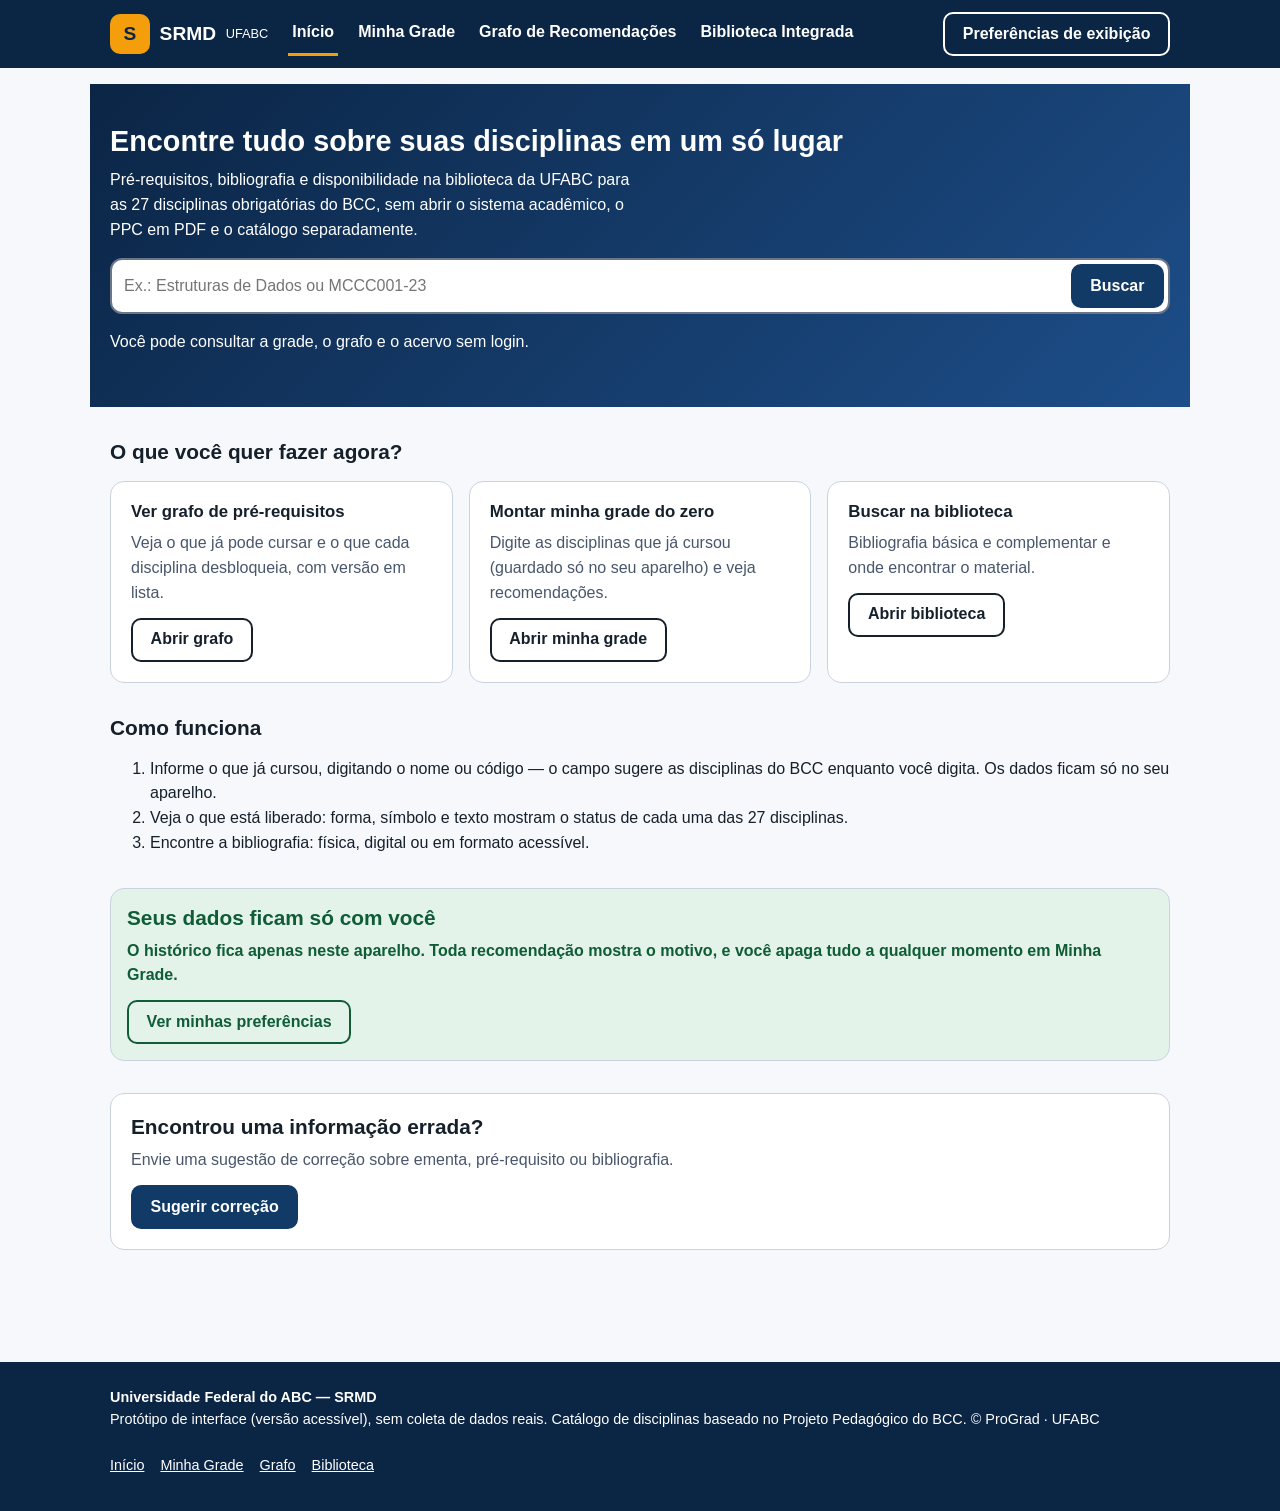
<file: index.html>
<!DOCTYPE html>
<html lang="pt-BR">
<head>
<meta charset="UTF-8">
<meta name="viewport" content="width=device-width, initial-scale=1, viewport-fit=cover">
<title>SRMD — Versão acessível | UFABC</title>
<link rel="stylesheet" href="css/style.css">
</head>
<body>
<!-- VLibras (vlibras.gov.br): tradução do conteúdo para Libras, avatar 3D.
     Único recurso da página que precisa de internet (carrega do governo). -->
<div vw class="enabled"><div vw-access-button class="active"></div><div vw-plugin-wrapper><div class="vw-plugin-top-wrapper"></div></div></div>
<a class="skip" href="#main">Pular para o conteúdo principal</a>
<div id="status" class="sr" role="status" aria-live="polite"></div>
<header>
 <div class="w">
  <div class="top">
   <a class="brand" href="#inicio"><span class="logo" aria-hidden="true">S</span>SRMD <span style="font-weight:400;font-size:.8rem">UFABC</span></a>
   <nav id="nav" aria-label="Navegação principal"><ul data-kbgroup="h">
    <li><a href="#inicio" data-kbitem>Início</a></li><li><a href="#grade" data-kbitem>Minha Grade</a></li><li><a href="#grafo" data-kbitem>Grafo de Recomendações</a></li><li><a href="#biblioteca" data-kbitem>Biblioteca Integrada</a></li></ul></nav>
   <div class="sp">
    <button class="btn s" id="pbtn" aria-expanded="false" aria-controls="panel">Preferências de exibição</button>
    <button class="btn s" id="nbtn" aria-expanded="false" aria-controls="nav">Menu</button>
   </div>
  </div>
 </div>
</header>
<div class="w" style="margin-top:1rem">
 <section id="panel" hidden aria-label="Preferências de exibição">
  <h2>Preferências de exibição</h2>
  <p class="mu">Ficam guardadas só neste aparelho.</p>
  <div class="pg" id="pg"></div>
  <div class="row" data-kbgroup="h">
   <button class="btn sm" data-a="read" data-kbitem>Ler esta página em voz alta</button>
   <button class="btn s sm" data-a="pause" id="pz" data-kbitem>Pausar leitura</button>
   <button class="btn s sm" data-a="stop" data-kbitem>Parar leitura</button>
   <button class="btn s sm" data-a="reset" data-kbitem>Restaurar padrões</button>
  </div>
 </section>
</div>
<main id="main" tabindex="-1"><div class="w" id="v"></div></main>
<footer><div class="w">
 <p><strong>Universidade Federal do ABC — SRMD</strong><br>Protótipo de interface (versão acessível), sem coleta de dados reais. Catálogo de disciplinas baseado no Projeto Pedagógico do BCC. © ProGrad · UFABC</p>
 <a href="#inicio">Início</a><a href="#grade">Minha Grade</a><a href="#grafo">Grafo</a><a href="#biblioteca">Biblioteca</a>
</div></footer>
<script src="js/script.js"></script>
<script src="https://vlibras.gov.br/app/vlibras-plugin.js"></script>
<script>new window.VLibras.Widget("https://vlibras.gov.br/app");</script>
</body>
</html>
</file>
<file: css/style.css>
:root{--bg:#f6f8fb;--fg:#16202b;--mu:#49566b;--card:#fff;--bd:#6b7789;--ln:#c9d3e0;--pri:#123a66;--pf:#fff;--hdr:#0b2545;--ok:#0f5c37;--okb:#e3f3ea;--wn:#6b4300;--wb:#fff4e0;--f1:#000;--f2:#fff;--fw:3px;--fh:6px;--fs:1;color-scheme:light;
box-sizing:border-box;padding-top:env(safe-area-inset-top,0px);padding-bottom:env(safe-area-inset-bottom,0px)}
html[data-t=dark]{--bg:#0f1722;--fg:#eef2f7;--mu:#b4c0d0;--card:#1a2433;--bd:#8fa0b6;--ln:#34445c;--pri:#8ec0ff;--pf:#06223f;--hdr:#08101b;--ok:#7ddba3;--okb:#14301f;--wn:#ffd28a;--wb:#3a2a0a;--f1:#fff;--f2:#000;color-scheme:dark}
html[data-t=hc]{--bg:#fff;--fg:#000;--mu:#000;--card:#fff;--bd:#000;--ln:#000;--pri:#0000b3;--pf:#fff;--hdr:#000;--ok:#004d00;--okb:#fff;--wn:#000;--wb:#fff}
html[data-t=soft]{--bg:#e9e4d8;--fg:#22252b;--mu:#4a4f58;--card:#f1ede2;--bd:#6f6a5d;--ln:#bdb6a4;--pri:#1d3f6e;--pf:#f1ede2;--hdr:#1c2a3d;--ok:#1e5a38;--okb:#dfe8d6;--wn:#5e3c00;--wb:#efe2c4}
html[data-focus=thick]{--fw:6px;--fh:10px}
html{font-size:calc(100% * var(--fs));scroll-behavior:smooth}
html[data-m=off],html[data-m=off] *{scroll-behavior:auto!important;transition:none!important;animation:none!important}
*,*::before,*::after{box-sizing:border-box}
body{margin:0;font-family:"Segoe UI",Roboto,Arial,sans-serif;background:var(--bg);color:var(--fg);line-height:1.55}
html[data-font=verdana] body{font-family:Verdana,Geneva,sans-serif}
html[data-font=serif] body{font-family:Georgia,"Times New Roman",serif}
html[data-bold=on] body{font-weight:700}
html[data-sp=on] body{line-height:1.9;letter-spacing:.12em;word-spacing:.16em}
html[data-sp=on] p{margin-bottom:2em}
h1,h2,h3{line-height:1.25;margin:0 0 .5rem}h1{font-size:1.8rem}h2{font-size:1.3rem}h3{font-size:1.05rem}
p{margin:0 0 .75rem}.mu{color:var(--mu)}.sr{position:absolute;width:1px;height:1px;overflow:hidden;clip:rect(0,0,0,0);white-space:nowrap}
a{color:inherit}
:focus-visible,.sf:focus-within{outline:var(--fw) solid var(--f1);outline-offset:2px;box-shadow:0 0 0 var(--fh) var(--f2)}
.sf input:focus-visible{outline:none;box-shadow:none}
.skip{position:absolute;left:-9999px;top:0;background:var(--hdr);color:#fff;padding:.75rem 1rem;z-index:50}.skip:focus{left:0}
.w{max-width:1100px;margin:0 auto;padding:0 1.25rem}
header{background:var(--hdr);color:#fff}
.top{display:flex;flex-wrap:wrap;align-items:center;gap:.75rem 1.25rem;padding:.75rem 0}
.brand{font-weight:800;font-size:1.2rem;text-decoration:none;display:flex;align-items:center;gap:.6rem;min-height:44px}
.logo{background:#f59e0b;color:#0b2545;width:40px;height:40px;border-radius:10px;display:grid;place-items:center}
#nav ul{display:flex;gap:1rem;list-style:none;margin:0;padding:0}
#nav a{display:flex;align-items:center;min-height:44px;padding:0 .25rem;text-decoration:none;font-weight:600;border-bottom:3px solid transparent}
#nav a[aria-current=page]{border-bottom-color:#f59e0b}
.sp{margin-left:auto;display:flex;gap:.5rem;flex-wrap:wrap}
#nbtn{display:none}
@media(max-width:900px){#nbtn{display:inline-flex}#nav{display:none;width:100%}#nav.open{display:block}#nav ul{flex-direction:column;gap:0}}
button,select,input[type=text],input[type=search]{font:inherit;color:inherit}
button{cursor:pointer}
.btn,button.c,select,.sf{min-height:44px}
.btn{display:inline-flex;align-items:center;justify-content:center;gap:.4rem;padding:0 1.1rem;border-radius:10px;border:2px solid var(--pri);background:var(--pri);color:var(--pf);font-weight:700;text-decoration:none}
.btn.s{background:transparent;color:inherit;border-color:currentColor}
header .btn.s{color:#fff}
.btn.sm{padding:0 .8rem}
.btn[aria-pressed=true]{background:var(--fg);color:var(--bg);border-color:var(--fg)}
html[data-big=on] .btn,html[data-big=on] select,html[data-big=on] .sf,html[data-big=on] #nav a,html[data-big=on] .x{min-height:56px}
#panel{background:var(--card);color:var(--fg);border:2px solid var(--bd);border-radius:12px;padding:1rem;margin-bottom:1rem}
.pg{display:grid;grid-template-columns:repeat(auto-fit,minmax(200px,1fr));gap:.75rem 1rem}
.pg label{display:flex;flex-direction:column;gap:.25rem;font-weight:600;font-size:.9rem}
.pg label.k{flex-direction:row;align-items:center;gap:.6rem;min-height:44px}
.pg input[type=checkbox]{width:24px;height:24px}
select,.sf input{background:var(--card);border:2px solid var(--bd);border-radius:8px;padding:0 .5rem}
.row{display:flex;gap:.5rem;flex-wrap:wrap;align-items:center;margin-top:.75rem}
main{padding:1.5rem 0 3rem}main:focus,h1:focus{outline:none}
.hero{background:linear-gradient(135deg,var(--hdr),#1d4e89);color:#fff;padding:2.5rem 0}
html[data-t=hc] .hero{background:#000}
.hero p{color:#fff;max-width:60ch}
.sf{display:flex;align-items:center;background:var(--card);color:var(--fg);border-radius:12px;border:2px solid var(--bd);padding:.25rem;gap:.5rem;margin:1rem 0;flex-wrap:wrap}
.sf input{flex:1 1 220px;min-height:44px;border:none}
.card{background:var(--card);border:1px solid var(--ln);border-radius:14px;padding:1.25rem}
html[data-t=hc] .card,html[data-t=hc] .nd,html[data-t=hc] .bar{border:2px solid #000}
.g3{display:grid;grid-template-columns:repeat(auto-fit,minmax(240px,1fr));gap:1rem;margin:1rem 0}
.sec{margin:2rem 0}
.bar{background:var(--okb);color:var(--ok);border:1px solid var(--ln);border-radius:14px;padding:1rem;font-weight:600}
.tag{display:inline-block;padding:.15rem .7rem;border-radius:99px;font-size:.8rem;font-weight:700;background:var(--okb);color:var(--ok);border:1px solid var(--ok)}
.why{background:var(--wb);color:var(--wn);border-radius:10px;padding:.6rem .8rem;font-size:.9rem;margin:.6rem 0}
.cols{display:grid;grid-template-columns:repeat(4,minmax(190px,1fr));gap:1rem;min-width:780px}
.sc{overflow-x:auto}.cols ul,.lst{list-style:none;margin:0;padding:0;display:flex;flex-direction:column;gap:.6rem}
.nd{display:flex;gap:.6rem;align-items:center;border:2px solid var(--bd);border-radius:10px;padding:.6rem;background:var(--card);min-height:60px;text-decoration:none}
.nd small{display:block;color:var(--mu)}.nd em{display:block;font-style:normal;font-weight:700}
.nd.foco{border-width:4px;min-height:84px}
a.nd{cursor:pointer}a.nd:hover{border-color:var(--pri)}
.sh{font-size:1.6rem;width:2rem;text-align:center}.nd.l .sh{color:var(--ok)}
.chips{list-style:none;padding:0;display:flex;flex-wrap:wrap;gap:.5rem;margin:1rem 0}
.chips li{display:inline-flex;align-items:center;gap:.4rem;background:var(--okb);color:var(--fg);border:1px solid var(--bd);border-radius:99px;padding:.25rem .3rem .25rem .8rem}
.x{min-width:44px;min-height:44px;border-radius:50%;border:none;background:transparent;font-weight:800}
.two{display:grid;grid-template-columns:repeat(auto-fit,minmax(300px,1fr));gap:1.5rem;align-items:start}
.err{color:var(--wn);font-weight:700;min-height:1.5rem}
ul.b{margin:.4rem 0;padding-left:1.2rem}
footer{background:var(--hdr);color:#fff;padding:1.5rem 0;margin-top:2rem;font-size:.9rem}
footer a{display:inline-flex;align-items:center;min-height:44px;margin-right:1rem}
.combo-wrap{position:relative}
.combo-lb{list-style:none;margin:0;padding:0;position:absolute;left:0;right:0;top:100%;background:var(--card);border:2px solid var(--bd);border-radius:10px;max-height:280px;overflow:auto;z-index:30;box-shadow:0 8px 20px rgba(0,0,0,.18)}
.combo-lb:empty{display:none;border:none;box-shadow:none}
textarea.imp{width:100%;min-height:140px;border:2px solid var(--bd);border-radius:8px;background:var(--card);color:inherit;padding:.6rem;font:inherit;display:block;margin:.5rem 0}
.combo-opt{padding:.55rem .75rem;cursor:pointer;border-bottom:1px solid var(--ln)}
.combo-opt:last-child{border-bottom:none}
.combo-opt.active,.combo-opt:hover{background:var(--pri);color:var(--pf)}
html[data-t=hc] .combo-lb{border:2px solid #000}
</file>
